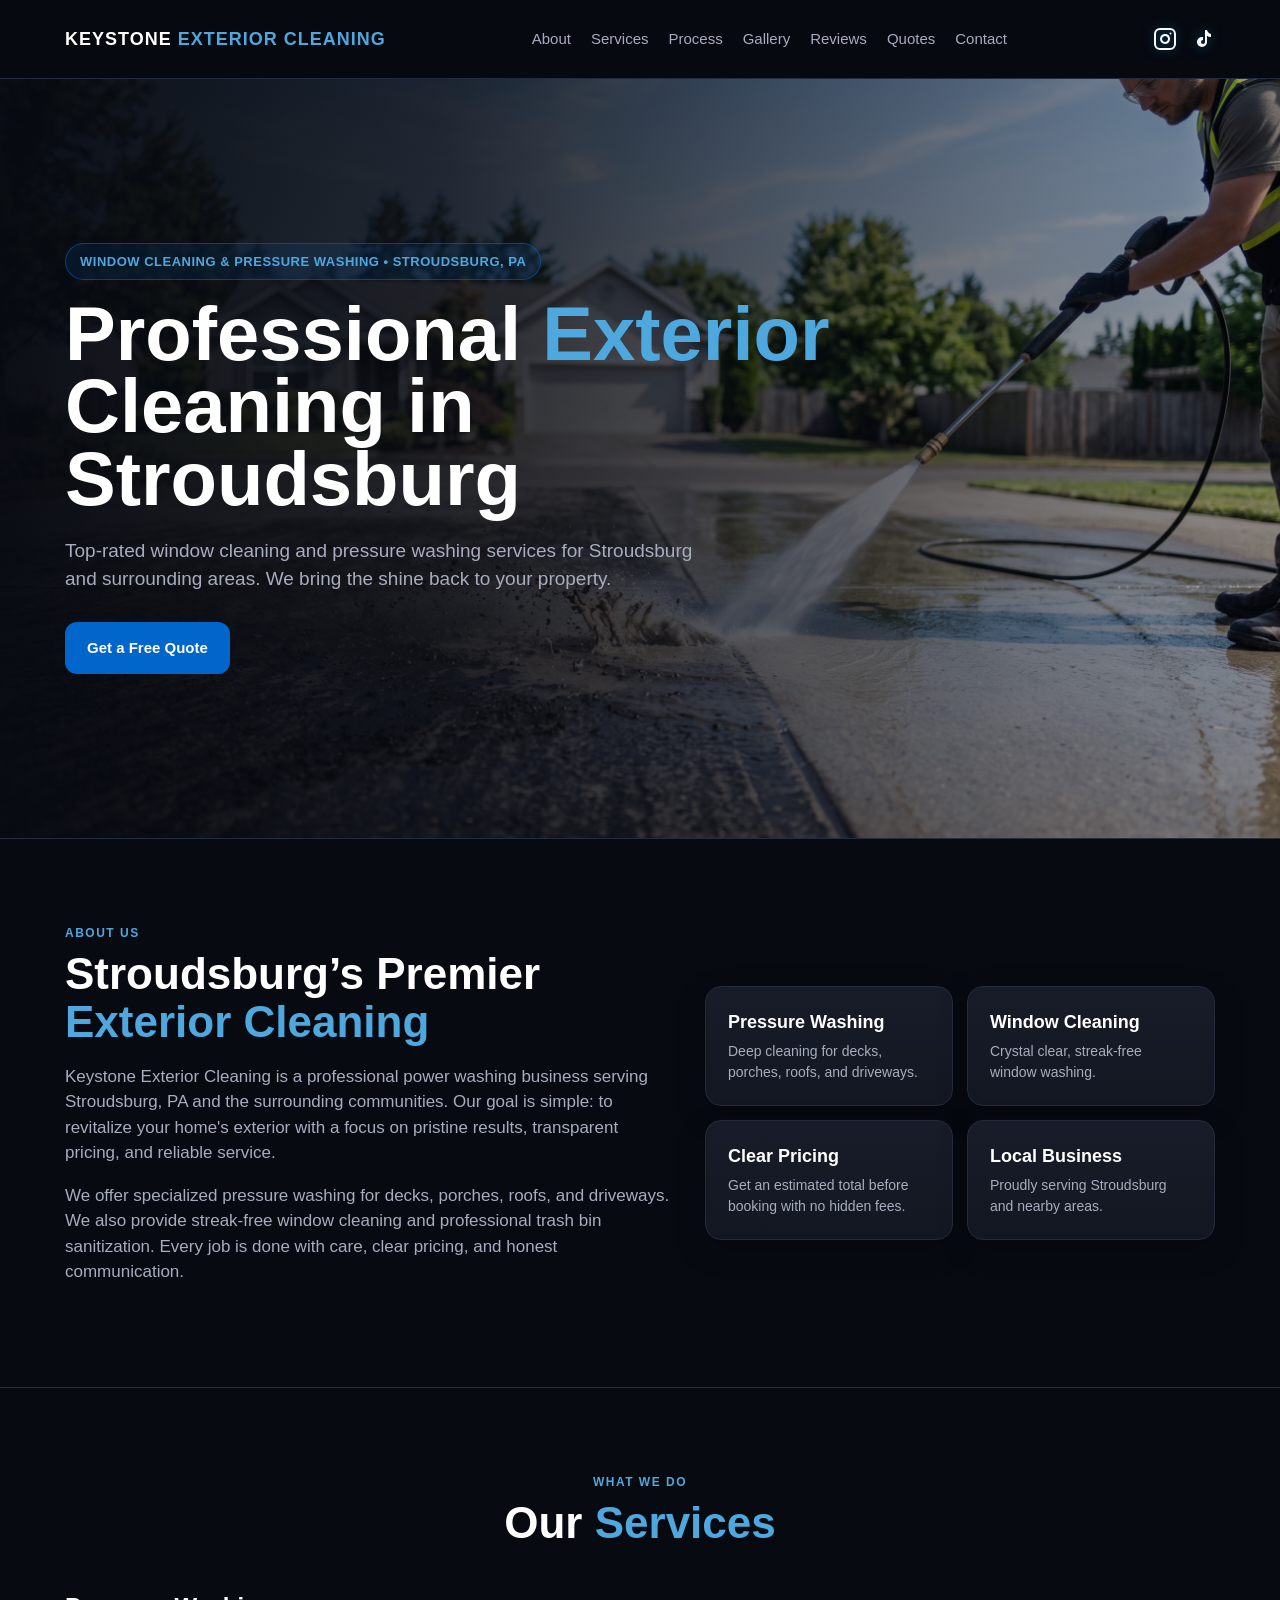
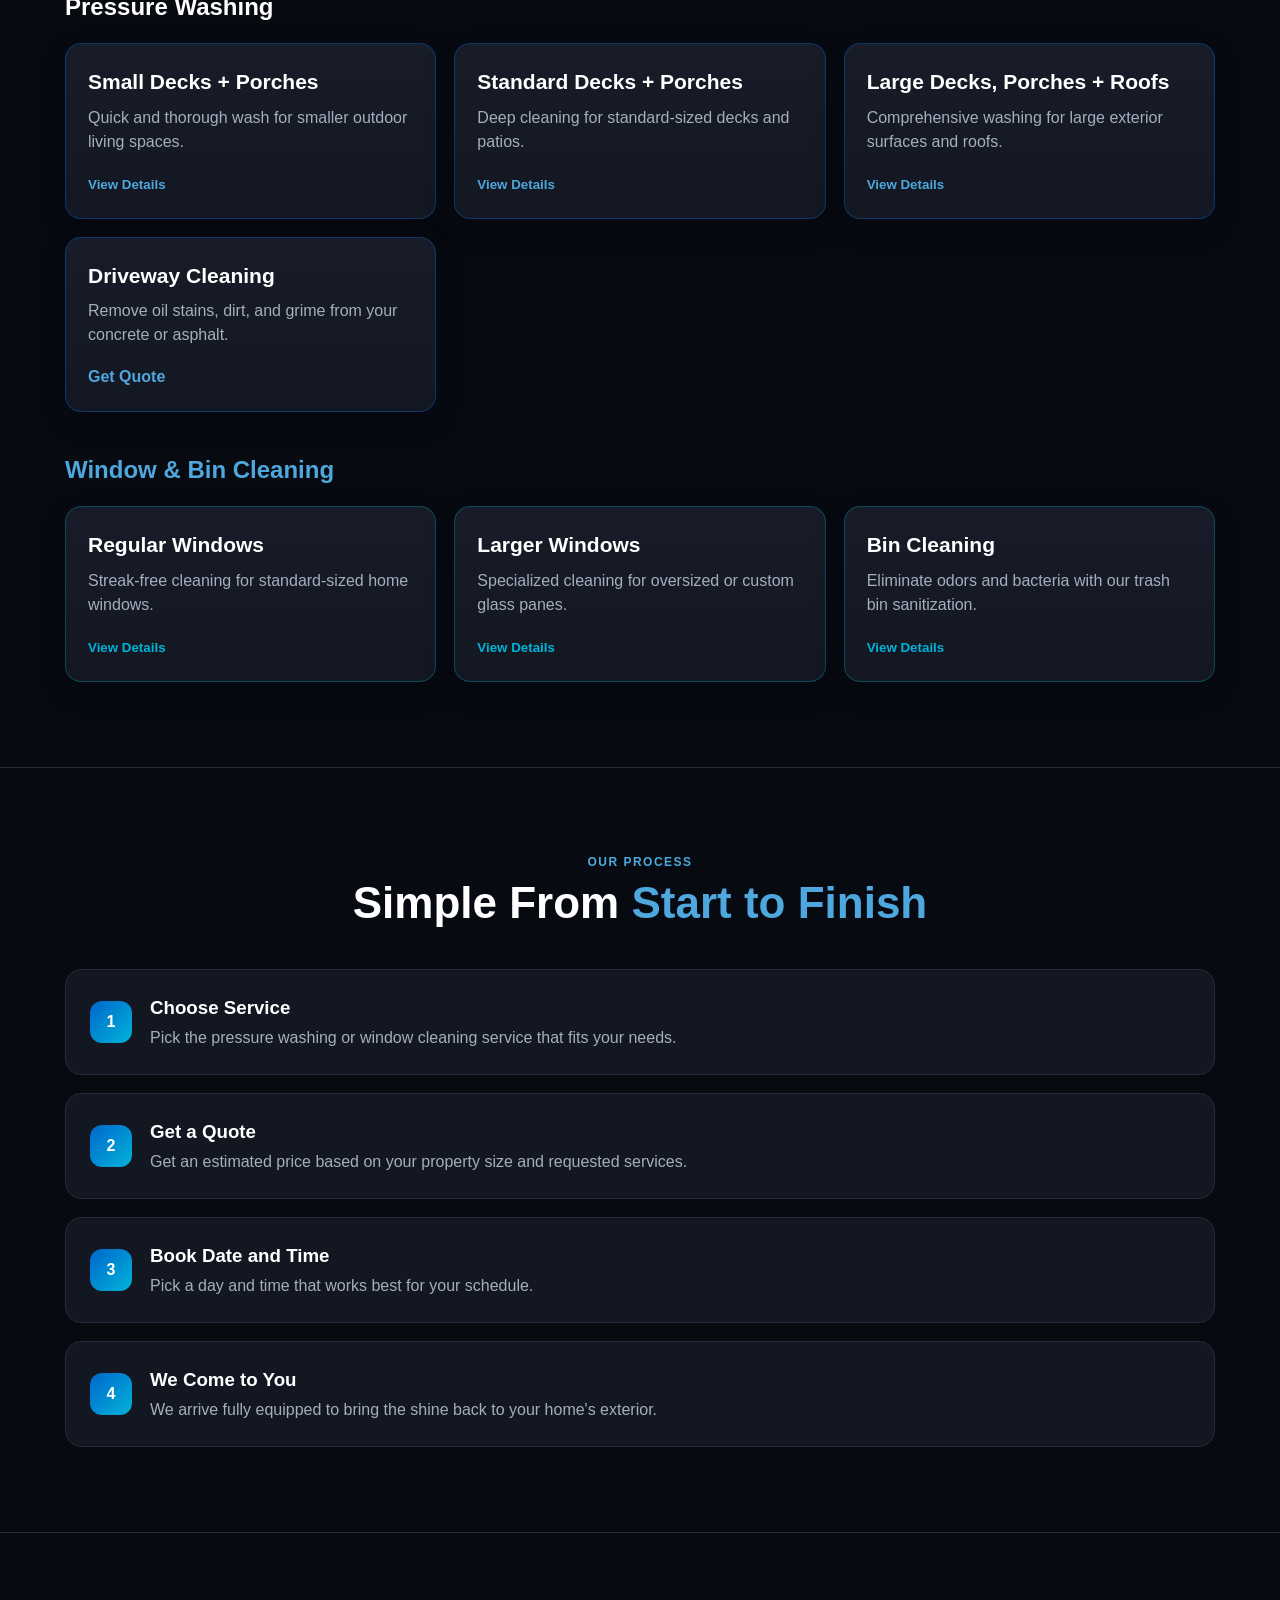
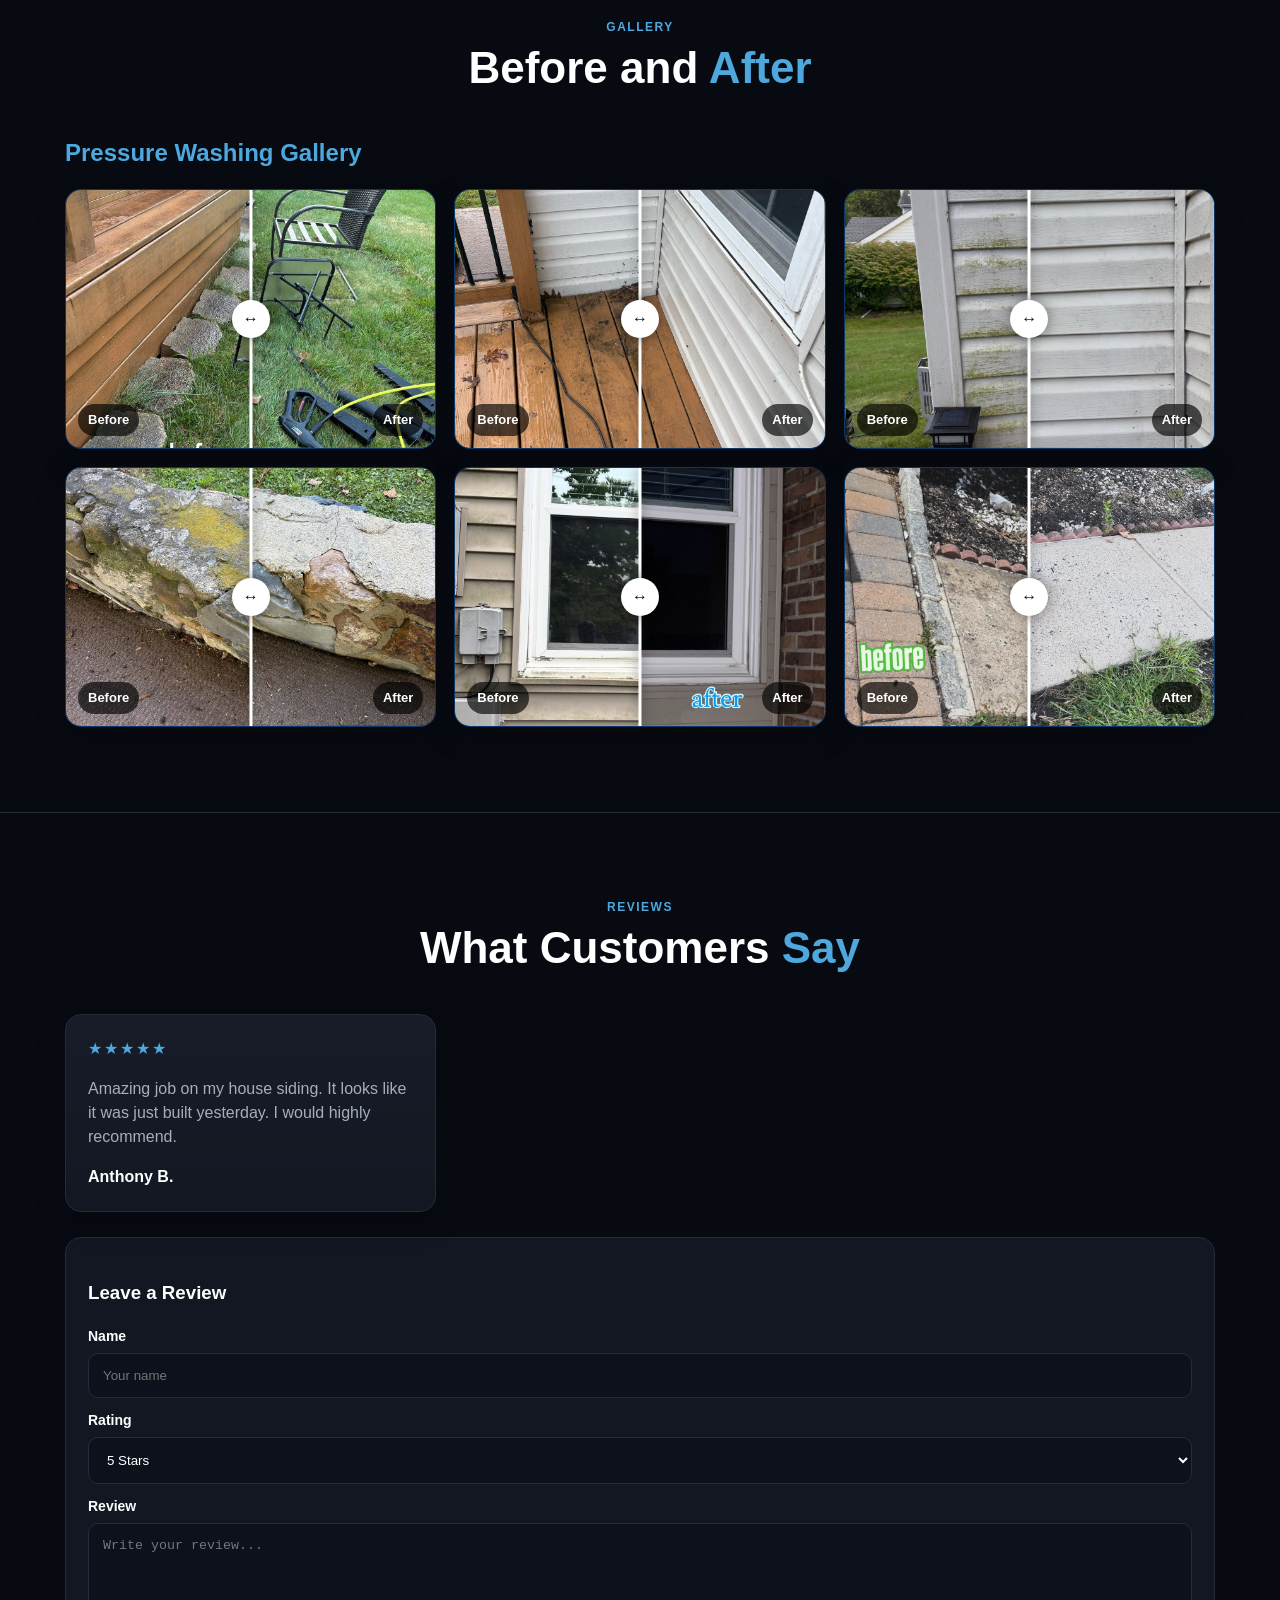
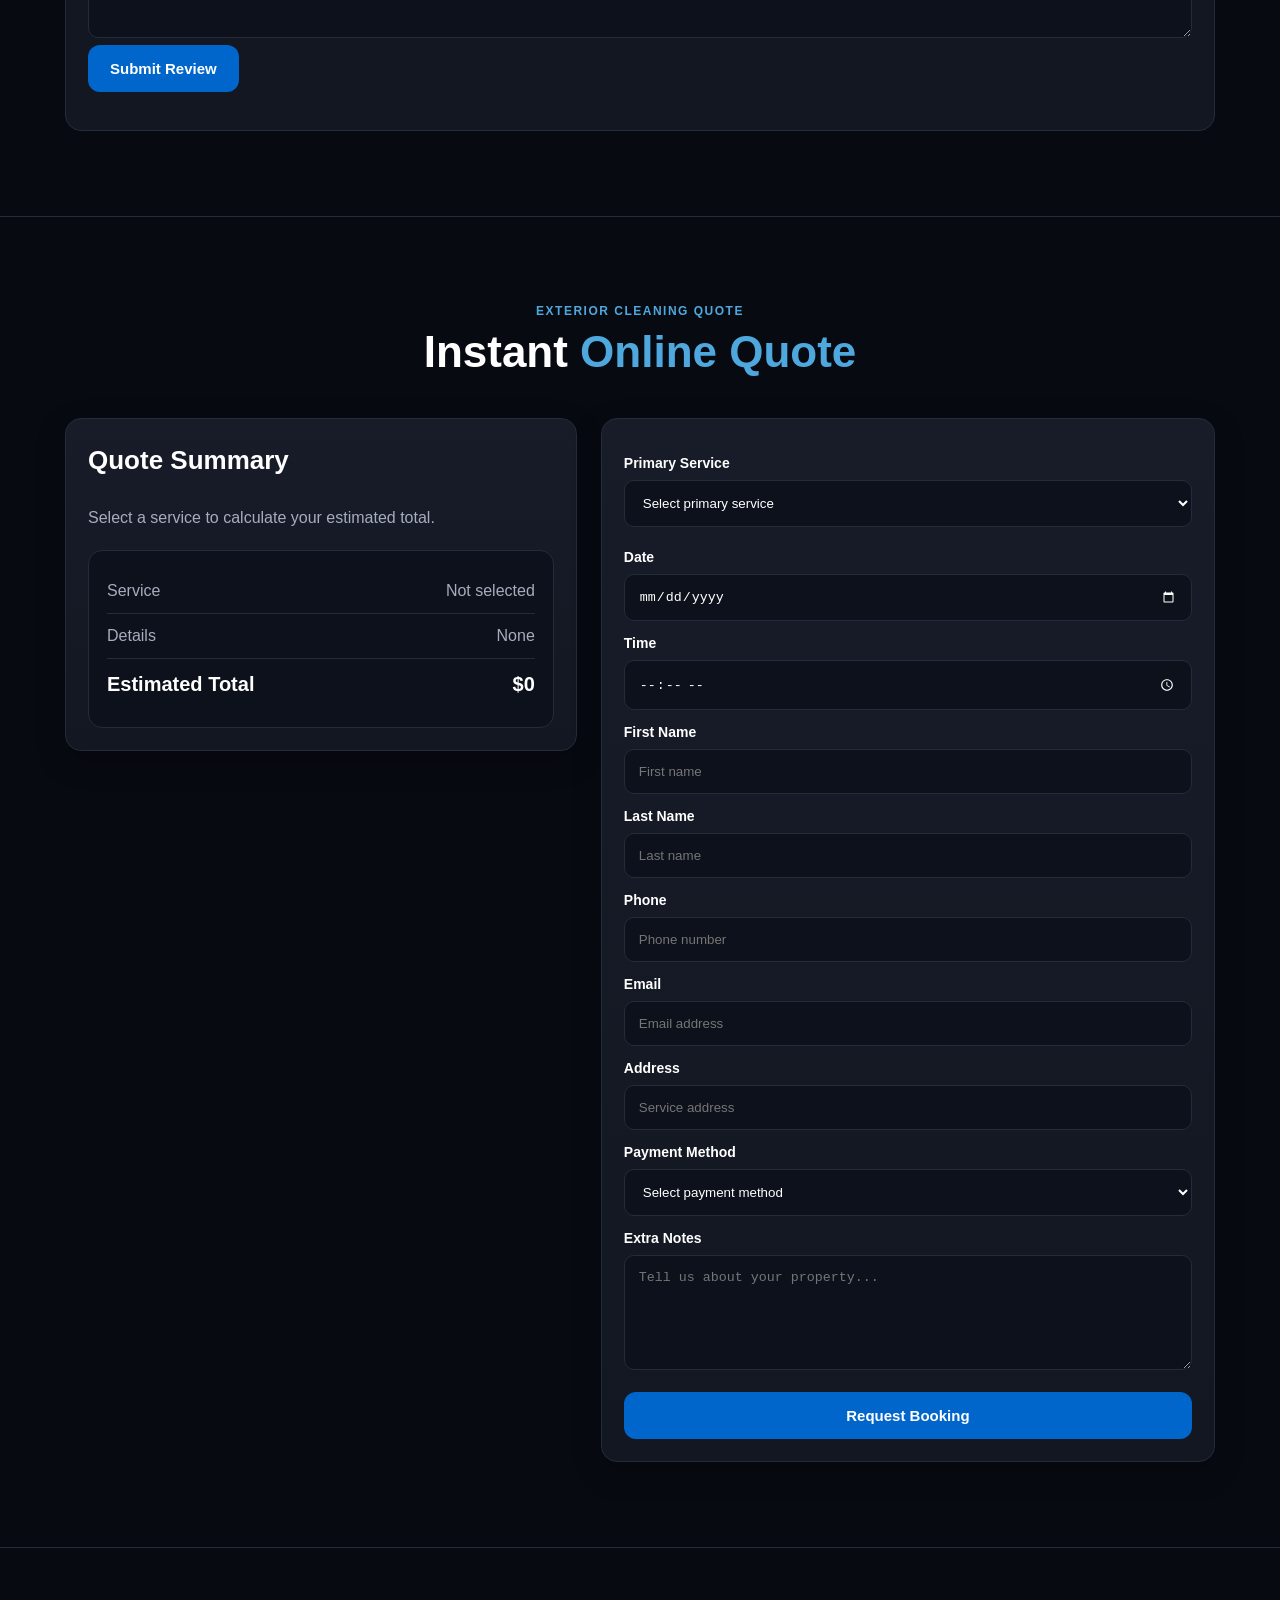
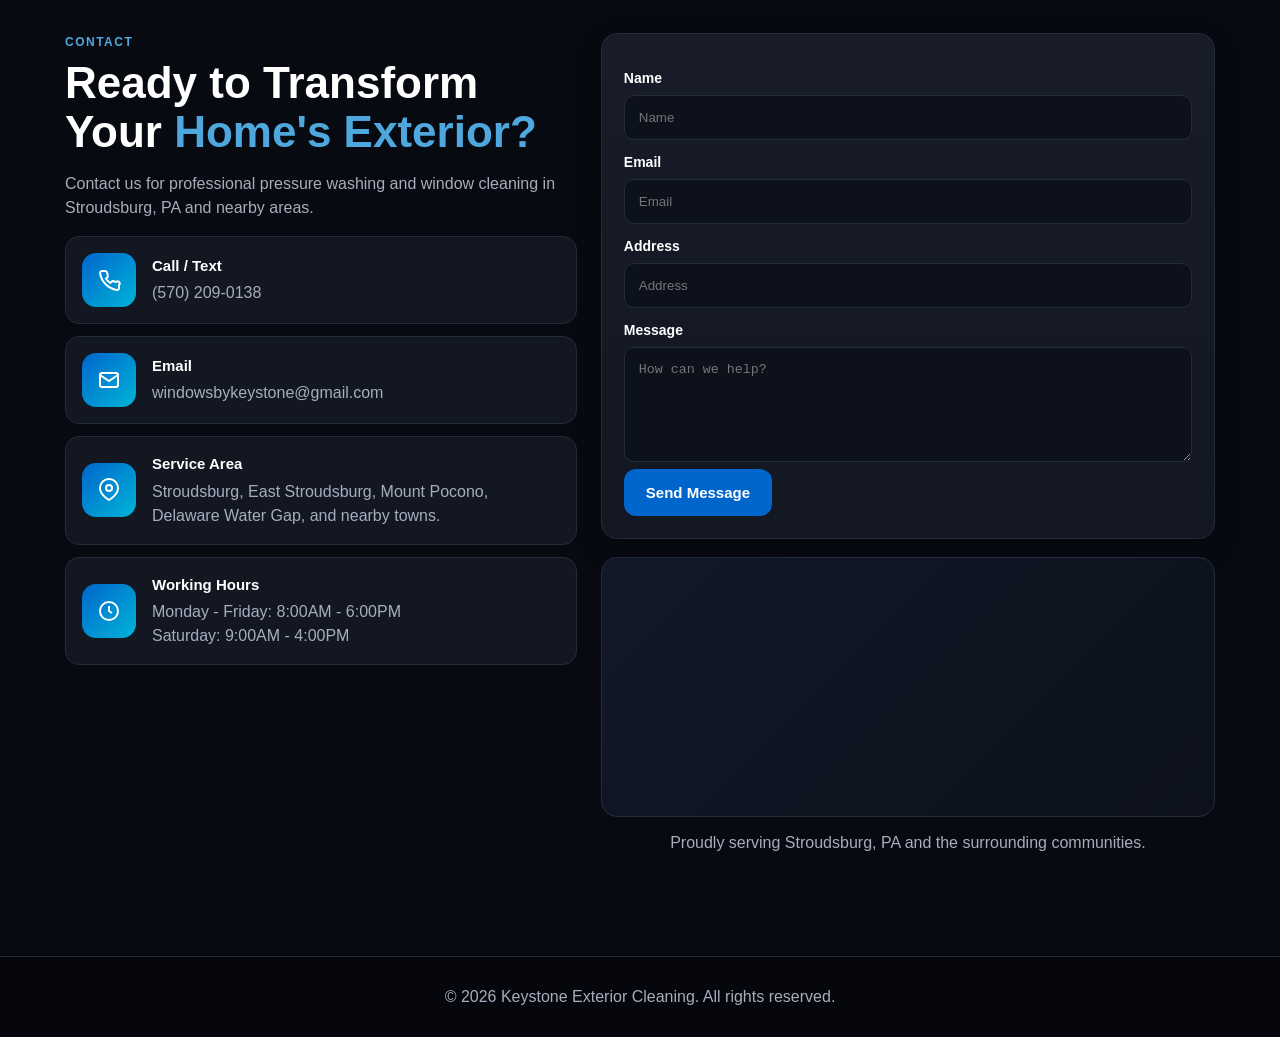
<file: index.html>
<!DOCTYPE html>
<html lang="en">
<head>
  <meta charset="UTF-8" />
  <meta name="viewport" content="width=device-width, initial-scale=1.0" />

  <title>Keystone Exterior Cleaning | Stroudsburg PA</title>
  <meta name="description" content="Professional window cleaning and pressure washing services in Stroudsburg, PA and surrounding areas." />

  <link rel="stylesheet" href="css/style.css" />
  <link rel="icon" type="image/png" href="assets/images/favicon.png">
</head>

<body>
  <header>
    <div class="container nav" id="nav">
      <a href="#" class="logo">
        KEYSTONE <span class="blue-text">EXTERIOR CLEANING</span>
      </a>

      <button class="menu-btn" onclick="toggleMenu()">Menu</button>

      <nav class="nav-links">
        <a href="#about">About</a>
        <a href="#services">Services</a>
        <a href="#process">Process</a>
        <a href="#gallery">Gallery</a>
        <a href="#reviews">Reviews</a>
        <a href="#quote">Quotes</a>
        <a href="#contact">Contact</a>
      </nav>

<div class="socials">
        <a href="https://www.instagram.com/keystoneexterior" target="_blank" rel="noopener" aria-label="Instagram">
          <img src="assets/icons/instagram.svg" alt="Instagram logo" class="social-icon">
        </a>

        <a href="https://www.tiktok.com/" target="_blank" rel="noopener" aria-label="TikTok">
          <img src="assets/icons/tiktok.svg" alt="TikTok logo" class="social-icon">
        </a>
      </div>
  </header>

  <main>
    <section class="hero">
      <div class="container">
        <div class="badge">WINDOW CLEANING & PRESSURE WASHING • STROUDSBURG, PA</div>

        <h1>Professional <span class="blue-text">Exterior</span> Cleaning in Stroudsburg</h1>

        <p>
          Top-rated window cleaning and pressure washing services for Stroudsburg and surrounding areas.
          We bring the shine back to your property.
        </p>

        <div class="buttons">
          <a href="#quote" class="btn btn-primary">Get a Free Quote</a>
        </div>
      </div>
    </section>

    <section id="about">
      <div class="container about-grid">
        <div class="about-text">
          <div class="eyebrow">About Us</div>
          <h2>Stroudsburg’s Premier <span>Exterior <span class="blue-text">Cleaning</span></span></h2>

          <p>
            Keystone Exterior Cleaning is a professional power washing business serving Stroudsburg, PA and the surrounding communities. 
            Our goal is simple: to revitalize your home's exterior with a focus on pristine results, transparent pricing, and reliable service.
          </p>

          <p>
            We offer specialized pressure washing for decks, porches, roofs, and driveways. 
            We also provide streak-free window cleaning and professional trash bin sanitization. Every job is done with care, clear pricing, and honest communication.
          </p>
        </div>

        <div class="trust-grid">
          <div class="mini-card">
            <strong>Pressure Washing</strong>
            <p>Deep cleaning for decks, porches, roofs, and driveways.</p>
          </div>

          <div class="mini-card">
            <strong>Window Cleaning</strong>
            <p>Crystal clear, streak-free window washing.</p>
          </div>

          <div class="mini-card">
            <strong>Clear Pricing</strong>
            <p>Get an estimated total before booking with no hidden fees.</p>
          </div>

          <div class="mini-card">
            <strong>Local Business</strong>
            <p>Proudly serving Stroudsburg and nearby areas.</p>
          </div>
        </div>
      </div>
    </section>

    <section id="services">
      <div class="container">
        <div class="section-title">
          <div class="eyebrow">What We Do</div>
          <h2>Our <span>Services</span></h2>
        </div>

        <h3 class="service-group-title">Pressure Washing</h3>

        <div class="services-grid">
          <div class="service-card detailing-card">
            <h3>Small Decks + Porches</h3>
            <p>Quick and thorough wash for smaller outdoor living spaces.</p>
            <button onclick="openPackage('Small Decks + Porches')">View Details</button>
          </div>

          <div class="service-card detailing-card">
            <h3>Standard Decks + Porches</h3>
            <p>Deep cleaning for standard-sized decks and patios.</p>
            <button onclick="openPackage('Standard Decks + Porches')">View Details</button>
          </div>

          <div class="service-card detailing-card">
            <h3>Large Decks, Porches + Roofs</h3>
            <p>Comprehensive washing for large exterior surfaces and roofs.</p>
            <button onclick="openPackage('Large Decks, Porches + Roofs')">View Details</button>
          </div>

          <div class="service-card detailing-card">
            <h3>Driveway Cleaning</h3>
            <p>Remove oil stains, dirt, and grime from your concrete or asphalt.</p>
            <a href="#quote">Get Quote</a>
          </div>
        </div>

        <h3 class="service-group-title blue-title" style="margin-top: 40px;">Window & Bin Cleaning</h3>

        <div class="services-grid gardening-grid">
          <div class="service-card gardening-card">
            <h3>Regular Windows</h3>
            <p>Streak-free cleaning for standard-sized home windows.</p>
            <button onclick="openPackage('Regular Windows')">View Details</button>
          </div>

          <div class="service-card gardening-card">
            <h3>Larger Windows</h3>
            <p>Specialized cleaning for oversized or custom glass panes.</p>
            <button onclick="openPackage('Larger Windows')">View Details</button>
          </div>

          <div class="service-card gardening-card">
            <h3>Bin Cleaning</h3>
            <p>Eliminate odors and bacteria with our trash bin sanitization.</p>
            <button onclick="openPackage('Bin Cleaning')">View Details</button>
          </div>
        </div>
      </div>
    </section>

    <section id="process">
      <div class="container">
        <div class="section-title">
          <div class="eyebrow">Our Process</div>
          <h2>Simple From <span>Start to Finish</span></h2>
        </div>

        <div class="process-list">
          <div class="process-step">
            <div class="number">1</div>
            <div>
              <h3>Choose Service</h3>
              <p>Pick the pressure washing or window cleaning service that fits your needs.</p>
            </div>
          </div>

          <div class="process-step">
            <div class="number">2</div>
            <div>
              <h3>Get a Quote</h3>
              <p>Get an estimated price based on your property size and requested services.</p>
            </div>
          </div>

          <div class="process-step">
            <div class="number">3</div>
            <div>
              <h3>Book Date and Time</h3>
              <p>Pick a day and time that works best for your schedule.</p>
            </div>
          </div>

          <div class="process-step">
            <div class="number">4</div>
            <div>
              <h3>We Come to You</h3>
              <p>We arrive fully equipped to bring the shine back to your home's exterior.</p>
            </div>
          </div>
        </div>
      </div>
    </section>

    <section id="gallery">
      <div class="container">
        <div class="section-title">
          <div class="eyebrow">Gallery</div>
          <h2>Before and <span>After</span></h2>
        </div>

        <h3 class="service-group-title blue-title gallery-second-title" style="margin-top: 40px;">Pressure Washing Gallery</h3>

        <div class="before-after-grid">
          <div class="before-after-slider detailing-slider">
            <img class="before-img" src="assets/images/washing-before-1.jpg" alt="Washing before photo 1">
            <img class="after-img" src="assets/images/washing-after-1.jpg" alt="Washing after photo 1">
            <input type="range" min="0" max="100" value="50" class="slider-range" aria-label="Before and after slider">
            <div class="slider-label before-label">Before</div>
            <div class="slider-label after-label">After</div>
          </div>

          <div class="before-after-slider detailing-slider">
            <img class="before-img" src="assets/images/washing-before-2.jpg" alt="Washing before photo 2">
            <img class="after-img" src="assets/images/washing-after-2.jpg" alt="Washing after photo 2">
            <input type="range" min="0" max="100" value="50" class="slider-range" aria-label="Before and after slider">
            <div class="slider-label before-label">Before</div>
            <div class="slider-label after-label">After</div>
          </div>

          <div class="before-after-slider detailing-slider">
            <img class="before-img" src="assets/images/washing-before-3.jpg" alt="Washing before photo 3">
            <img class="after-img" src="assets/images/washing-after-3.jpg" alt="Washing after photo 3">
            <input type="range" min="0" max="100" value="50" class="slider-range" aria-label="Before and after slider">
            <div class="slider-label before-label">Before</div>
            <div class="slider-label after-label">After</div>
          </div>

          <div class="before-after-slider detailing-slider">
            <img class="before-img" src="assets/images/washing-before-4.jpg" alt="Washing before photo 4">
            <img class="after-img" src="assets/images/washing-after-4.jpg" alt="Washing after photo 4">
            <input type="range" min="0" max="100" value="50" class="slider-range" aria-label="Before and after slider">
            <div class="slider-label before-label">Before</div>
            <div class="slider-label after-label">After</div>
          </div>

          <div class="before-after-slider detailing-slider">
            <img class="before-img" src="assets/images/washing-before-5.jpg" alt="Washing before photo 4">
            <img class="after-img" src="assets/images/washing-after-5.jpg" alt="Washing after photo 4">
            <input type="range" min="0" max="100" value="50" class="slider-range" aria-label="Before and after slider">
            <div class="slider-label before-label">Before</div>
            <div class="slider-label after-label">After</div>
          </div>

          <div class="before-after-slider detailing-slider">
            <img class="before-img" src="assets/images/washing-before-6.jpg" alt="Washing before photo 4">
            <img class="after-img" src="assets/images/washing-after-6.jpg" alt="Washing after photo 4">
            <input type="range" min="0" max="100" value="50" class="slider-range" aria-label="Before and after slider">
            <div class="slider-label before-label">Before</div>
            <div class="slider-label after-label">After</div>
          </div>
        </div>
    </section>

    <section id="reviews">
      <div class="container">
        <div class="section-title">
          <div class="eyebrow">Reviews</div>
          <h2>What Customers <span>Say</span></h2>
        </div>

        <div class="reviews-grid">
          <div class="review-card">
            <div class="stars">★★★★★</div>
            <p>Amazing job on my house siding. It looks like it was just built yesterday. I would highly recommend.</p>
            <strong>Anthony B.</strong>
          </div>
        </div>

        <div class="review-form">
          <h3>Leave a Review</h3>

          <form id="reviewForm">
            <label>Name</label>
            <input type="text" id="reviewName" name="Review Name" placeholder="Your name" required>

            <label>Rating</label>
            <select id="reviewRating" name="Review Rating" required>
              <option value="★★★★★">5 Stars</option>
              <option value="★★★★☆">4 Stars</option>
              <option value="★★★☆☆">3 Stars</option>
              <option value="★★☆☆☆">2 Stars</option>
              <option value="★☆☆☆☆">1 Star</option>
            </select>

            <label>Review</label>
            <textarea id="reviewText" name="Review Message" placeholder="Write your review..." required></textarea>

            <button class="btn btn-primary" type="submit">Submit Review</button>
            <p id="reviewMessage"></p>
          </form>
        </div>
      </div>
    </section>

<section id="quote">
      <div class="container">
        <div class="section-title">
          <div class="eyebrow">Exterior Cleaning Quote</div>
          <h2>Instant <span>Online Quote</span></h2>
        </div>

        <div class="quote-box">
          <div class="quote-card">
            <h3>Quote Summary</h3>
            <p>Select a service to calculate your estimated total.</p>

            <div class="summary">
              <div class="summary-row">
                <span>Service</span>
                <span id="sumPackage">Not selected</span>
              </div>

              <div class="summary-row">
                <span>Details</span>
                <span id="sumAddons">None</span>
              </div>

              <div class="summary-row">
                <span>Estimated Total</span>
                <span id="sumTotal">$0</span>
              </div>
            </div>
          </div>

          <div class="quote-card">
            <form action="https://formspree.io/f/mlgzbdlp" method="POST">
              
              <label>Primary Service</label>
              <select id="package" name="Service Package" required onchange="toggleServiceFields()">
                <option value="">Select primary service</option>
                <option value="Window Cleaning">Window Cleaning</option>
                <option value="Pressure Washing">Pressure Washing</option>
                <option value="Bin Cleaning">Bin Cleaning</option>
              </select>

              <!-- Dynamic Field: Window Cleaning -->
              <div id="window-fields" style="display: none; margin-top: 20px;">
                <label>Regular Windows ($6 per side)</label>
                <input type="number" id="regularWindows" name="Regular Windows Count" min="0" value="0" oninput="updateQuote()">

                <label>Larger Windows ($8 per side)</label>
                <input type="number" id="largeWindows" name="Large Windows Count" min="0" value="0" oninput="updateQuote()">
              </div>

              <!-- Dynamic Field: Bin Cleaning -->
              <div id="bin-fields" style="display: none; margin-top: 20px;">
                <label>Number of Bins ($20 per bin)</label>
                <input type="number" id="binCount" name="Bin Count" min="0" value="0" oninput="updateQuote()">
              </div>

              <!-- Dynamic Field: Pressure Washing -->
              <div id="pressure-fields" style="display: none; margin-top: 20px;">
                <label>Select Areas to Pressure Wash</label>
                
                <div class="addon">
                  <input type="checkbox" name="Pressure Washing Areas" value="Small Deck / Porch" data-price="35" onchange="updateQuote()">
                  <span>Small Deck / Porch - $30-$40<br><small>Estimated median price.</small></span>
                </div>

                <div class="addon">
                  <input type="checkbox" name="Pressure Washing Areas" value="Standard Deck / Porch" data-price="105" onchange="updateQuote()">
                  <span>Standard Deck / Porch - $90-$120<br><small>Estimated median price.</small></span>
                </div>

                <div class="addon">
                  <input type="checkbox" name="Pressure Washing Areas" value="Large Deck / Roof" data-price="65" onchange="updateQuote()">
                  <span>Large Deck, Porch, or Roof - $60-$70<br><small>Estimated median price.</small></span>
                </div>
                
                <div class="addon">
                  <input type="checkbox" name="Pressure Washing Areas" value="Bin Cleaning" data-price="20" onchange="updateQuote()">
                  <span>Bin Cleaning - $20<br><small>Per bin sanitized.</small></span>
                </div>
              </div>

              <div style="margin-top: 20px;">
                <label>Date</label>
                <input type="date" id="date" name="Preferred Date" required>

                <label>Time</label>
                <input type="time" id="time" name="Preferred Time" required>

                <label>First Name</label>
                <input type="text" id="firstName" name="First Name" placeholder="First name" required>

                <label>Last Name</label>
                <input type="text" id="lastName" name="Last Name" placeholder="Last name" required>

                <label>Phone</label>
                <input type="tel" id="phone" name="Phone" placeholder="Phone number" required>

                <label>Email</label>
                <input type="email" id="email" name="email" placeholder="Email address" required>

                <label>Address</label>
                <input type="text" id="address" name="Service Address" placeholder="Service address" required>

                <label>Payment Method</label>
                <select id="payment" name="Payment Method" required>
                  <option value="">Select payment method</option>
                  <option>PayPal</option>
                  <option>Venmo</option>
                  <option>Cash App</option>
                  <option>Credit or Debit Card</option>
                  <option>Cash</option>
                </select>

                <label>Extra Notes</label>
                <textarea id="notes" name="Extra Notes" placeholder="Tell us about your property..."></textarea>
              </div>

              <input type="hidden" name="_subject" value="New Exterior Cleaning Booking Request">
              <input type="hidden" id="hiddenTotal" name="Estimated Total">
              <input type="hidden" id="hiddenDetails" name="Service Details">

              <button class="btn btn-primary full-btn" type="submit">Request Booking</button>
            </form>
          </div>
        </div>
      </div>
    </section>

    <section id="contact">
      <div class="container contact-grid">

        <div class="contact-info">
          <div class="eyebrow">Contact</div>
          <h2>Ready to Transform Your <span class="blue-text">Home's Exterior?</span></h2>
          <p>Contact us for professional pressure washing and window cleaning in Stroudsburg, PA and nearby areas.</p>

          <div class="contact-line">
            <div class="contact-icon">
              <svg width="24" height="24" fill="none" stroke="#0066cc" stroke-width="2" viewBox="0 0 24 24">
                <path d="M22 16.92v3a2 2 0 0 1-2.18 2A19.8 19.8 0 0 1 3.11 5.18 2 2 0 0 1 5.11 3h3a2 2 0 0 1 2 1.72c.12.9.33 1.78.62 2.63a2 2 0 0 1-.45 2.11L9 10.74a16 16 0 0 0 4.26 4.26l1.28-1.28a2 2 0 0 1 2.11-.45c.85.29 1.73.5 2.63.62A2 2 0 0 1 22 16.92z"/>
              </svg>
            </div>

            <div>
              <strong>Call / Text</strong>
              <p><a href="tel:5702090138" style="color: inherit; text-decoration: none;">(570) 209-0138</a></p>
            </div>
          </div>

          <div class="contact-line">
            <div class="contact-icon">
              <svg width="24" height="24" fill="none" stroke="#0066cc" stroke-width="2" viewBox="0 0 24 24">
                <rect x="3" y="5" width="18" height="14" rx="2"/>
                <path d="M3 7l9 6 9-6"/>
              </svg>
            </div>

            <div>
              <strong>Email</strong>
              <p><a href="mailto:windowsbykeystone@gmail.com" style="color: inherit; text-decoration: none;">windowsbykeystone@gmail.com</a></p>
            </div>
          </div>

          <div class="contact-line">
            <div class="contact-icon blue-contact-icon">
              <svg width="24" height="24" fill="none" stroke="#0066cc" stroke-width="2" viewBox="0 0 24 24">
                <path d="M21 10c0 7-9 12-9 12S3 17 3 10a9 9 0 1 1 18 0z"/>
                <circle cx="12" cy="10" r="3"/>
              </svg>
            </div>

            <div>
              <strong>Service Area</strong>
              <p>Stroudsburg, East Stroudsburg, Mount Pocono, Delaware Water Gap, and nearby towns.</p>
            </div>
          </div>

          <div class="contact-line">
            <div class="contact-icon blue-contact-icon">
              <svg width="24" height="24" fill="none" stroke="#0066cc" stroke-width="2" viewBox="0 0 24 24">
                <circle cx="12" cy="12" r="9"/>
                <path d="M12 7v5l3 2"/>
              </svg>
            </div>

            <div>
              <strong>Working Hours</strong>
              <p>
                Monday - Friday: 8:00AM - 6:00PM<br>
                Saturday: 9:00AM - 4:00PM
              </p>
            </div>
          </div>
        </div>

        <div class="contact-right">
          <form class="quote-card" action="https://formspree.io/f/mlgzbdlp" method="POST">
            <label>Name</label>
            <input type="text" name="Contact Name" placeholder="Name" required>

            <label>Email</label>
            <input type="email" name="email" placeholder="Email" required>

            <label>Address</label>
            <input type="text" name="Contact Address" placeholder="Address" required>

            <label>Message</label>
            <textarea name="Contact Message" placeholder="How can we help?" required></textarea>

            <input type="hidden" name="_subject" value="New Keystone Exterior Cleaning Contact Message">

            <button class="btn btn-primary" type="submit">Send Message</button>
          </form>

          <div class="map">
            <iframe
              src="https://www.google.com/maps?q=Stroudsburg,%20PA&output=embed"
              width="100%"
              height="260"
              style="border:0;"
              allowfullscreen=""
              loading="lazy">
            </iframe>
          </div>

          <p class="service-area-text">
            Proudly serving Stroudsburg, PA and the surrounding communities.
          </p>
        </div>

      </div>
    </section>
  </main>

  <footer>
    © 2026 Keystone Exterior Cleaning. All rights reserved.
  </footer>

  <div class="modal" id="modal">
    <div class="modal-content">
      <button class="close" onclick="closeModal()">&times;</button>

      <h2 id="modalTitle">Package</h2>
      <p id="modalPrice"></p>
      <p id="modalTime"></p>

      <h3>Included:</h3>
      <ul id="modalIncludes"></ul>

      <a href="#quote" class="btn btn-primary" id="modalBookButton" onclick="closeModal()">Book This Package</a>
    </div>
  </div>

  <script src="js/script.js"></script>
</body>
</html>
</file>
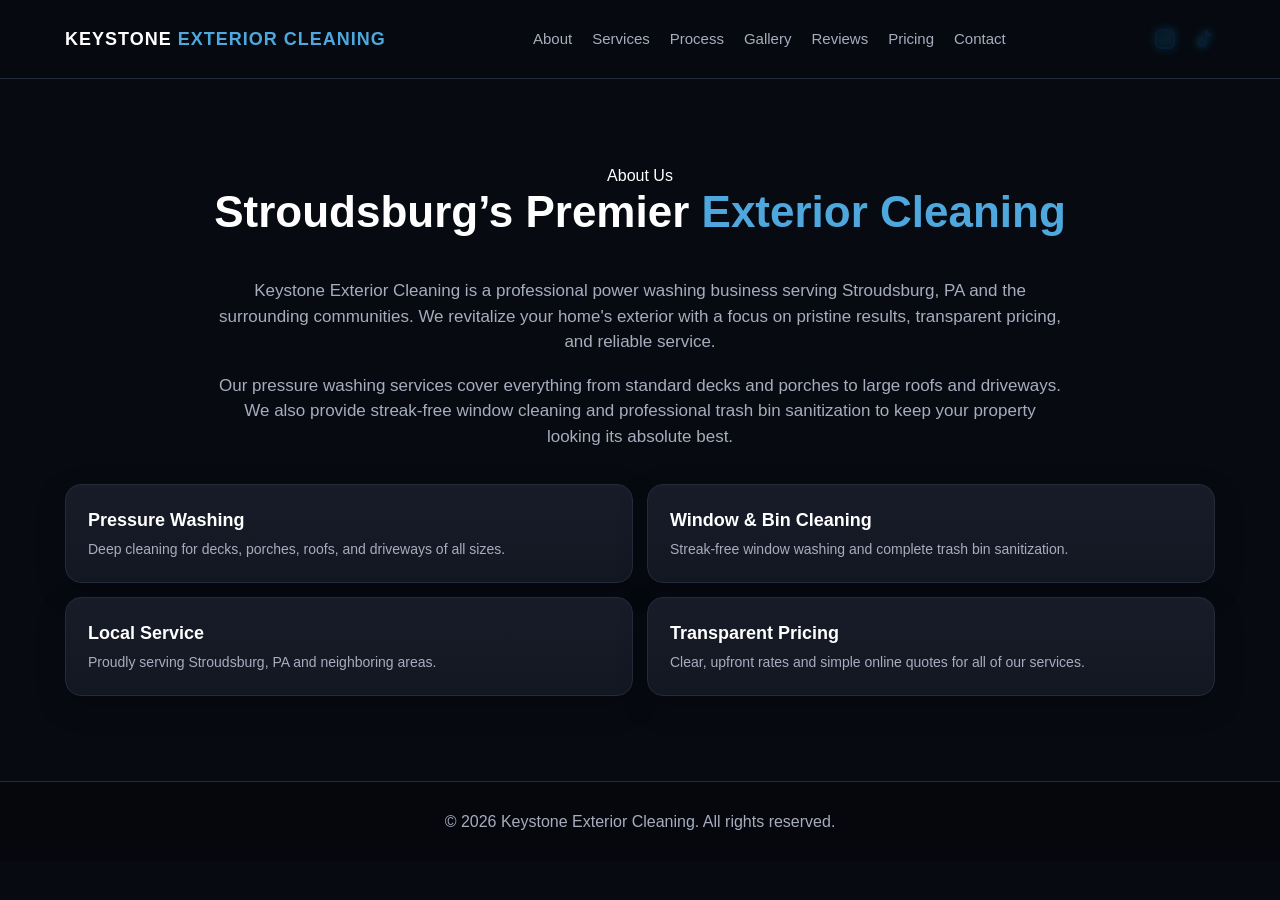
<file: about.html>
<!DOCTYPE html>
<html lang="en">
<head>
  <meta charset="UTF-8" />
  <meta name="viewport" content="width=device-width, initial-scale=1.0" />

  <title>About | Keystone Exterior Cleaning</title>
  <meta name="description" content="Learn about Keystone Exterior Cleaning, a local power washing and window cleaning business serving Stroudsburg, PA and nearby areas." />

  <link rel="stylesheet" href="css/style.css" />
  <link rel="icon" type="image/png" href="assets/images/favicon.png">
</head>

<body>
  <header>
    <div class="container nav" id="nav">
      <a href="index.html" class="logo">
        KEYSTONE <span class="blue-text">EXTERIOR CLEANING</span>
      </a>

      <button class="menu-btn" onclick="toggleMenu()">Menu</button>

      <nav class="nav-links">
        <a href="index.html#about">About</a>
        <a href="index.html#services">Services</a>
        <a href="index.html#process">Process</a>
        <a href="index.html#gallery">Gallery</a>
        <a href="index.html#reviews">Reviews</a>
        <a href="index.html#pricing">Pricing</a>
        <a href="index.html#contact">Contact</a>
      </nav>

      <div class="socials">
        <a href="https://www.instagram.com/" target="_blank" rel="noopener" aria-label="Instagram">
          <svg width="24" height="24" fill="none" stroke="url(#socialGradientInstagram)" stroke-width="2" viewBox="0 0 24 24">
            <defs>
              <!-- Updated gradient to match the new Navy and Blue branding -->
              <linearGradient id="socialGradientInstagram" x1="0" y1="0" x2="24" y2="24">
                <stop offset="0%" stop-color="#0a192f"/>
                <stop offset="100%" stop-color="#0066cc"/>
              </linearGradient>
            </defs>
            <rect x="3" y="3" width="18" height="18" rx="5"/>
            <circle cx="12" cy="12" r="4"/>
            <circle cx="17.5" cy="6.5" r="1"/>
          </svg>
        </a>

        <a href="https://www.tiktok.com/" target="_blank" rel="noopener" aria-label="TikTok">
          <svg width="24" height="24" viewBox="0 0 24 24" fill="url(#socialGradientTikTok)">
            <defs>
              <!-- Updated gradient to match the new Navy and Blue branding -->
              <linearGradient id="socialGradientTikTok" x1="0" y1="0" x2="24" y2="24">
                <stop offset="0%" stop-color="#0a192f"/>
                <stop offset="100%" stop-color="#0066cc"/>
              </linearGradient>
            </defs>
            <path d="M16 3c.5 2 2 3.5 4 4v3c-1.5 0-3-.5-4-1.5V15a5 5 0 1 1-5-5c.3 0 .7 0 1 .1v3a2 2 0 1 0 2 2V3h2z"/>
          </svg>
        </a>
      </div>
    </div>
  </header>

  <main>
    <section>
      <div class="container">
        <div class="section-title">
          <div>About Us</div>
          <h2>Stroudsburg’s Premier <span>Exterior <span class="blue-text">Cleaning</span></span></h2>
        </div>

        <p style="color: var(--muted); max-width: 850px; margin: auto; text-align: center; font-size: 17px;">
          Keystone Exterior Cleaning is a professional power washing business serving Stroudsburg, PA and the surrounding communities. We revitalize your home's exterior with a focus on pristine results, transparent pricing, and reliable service.
        </p>

        <p style="color: var(--muted); max-width: 850px; margin: 18px auto 0; text-align: center; font-size: 17px;">
          Our pressure washing services cover everything from standard decks and porches to large roofs and driveways. We also provide streak-free window cleaning and professional trash bin sanitization to keep your property looking its absolute best.
        </p>

        <div class="trust-grid" style="margin-top: 35px;">
          <div class="mini-card">
            <strong>Pressure Washing</strong>
            <p>Deep cleaning for decks, porches, roofs, and driveways of all sizes.</p>
          </div>

          <div class="mini-card">
            <strong>Window & Bin Cleaning</strong>
            <p>Streak-free window washing and complete trash bin sanitization.</p>
          </div>

          <div class="mini-card">
            <strong>Local Service</strong>
            <p>Proudly serving Stroudsburg, PA and neighboring areas.</p>
          </div>

          <div class="mini-card">
            <strong>Transparent Pricing</strong>
            <p>Clear, upfront rates and simple online quotes for all of our services.</p>
          </div>
        </div>
      </div>
    </section>
  </main>

  <footer>
    © 2026 Keystone Exterior Cleaning. All rights reserved.
  </footer>

  <script src="js/script.js"></script>
</body>
</html>
</file>
<file: css/style.css>
/* Main website styling */

:root {
  --bg: #070a11;
  --bg2: #0b101c;
  --card: #121722;
  --card2: #171c28;
  --blue: #0066cc; /* Main Keystone Logo Blue */
  --blue2: #4ea8de; /* Lighter Ice Blue for contrast */
  --water: #00b4d8; /* Bright Cyan replacing the old green for a water aesthetic */
  --text: #ffffff;
  --muted: #a7adbd;
  --line: #242b3a;
  --success: #38d996;
}

* {
  box-sizing: border-box;
  scroll-behavior: smooth;
}

body {
  margin: 0;
  font-family: Arial, Helvetica, sans-serif;
  background: var(--bg);
  color: var(--text);
  line-height: 1.5;
}

a {
  color: inherit;
  text-decoration: none;
}

img {
  max-width: 100%;
  display: block;
}

.container {
  width: min(1150px, 92%);
  margin: auto;
}

header {
  position: sticky;
  top: 0;
  z-index: 1000;
  background: rgba(7, 10, 17, 0.92);
  backdrop-filter: blur(12px);
  border-bottom: 1px solid var(--line);
}

.nav {
  min-height: 78px;
  display: flex;
  align-items: center;
  justify-content: space-between;
  gap: 20px;
}

.logo {
  font-weight: 900;
  letter-spacing: 1px;
  font-size: 18px;
  white-space: nowrap;
}

.logo span {
  color: var(--blue2);
}

.logo-img {
  height: 52px;
  width: auto;
  object-fit: contain;
}

.blue-text {
  color: var(--blue2);
}

.water-text {
  color: var(--water);
}

.nav-links {
  display: flex;
  align-items: center;
  gap: 20px;
  color: var(--muted);
  font-size: 15px;
}

.nav-links a:hover {
  color: var(--blue2);
}

.socials {
  display: flex;
  gap: 14px;
  align-items: center;
}

.socials a {
  display: inline-flex;
  align-items: center;
  justify-content: center;
  transition: 0.2s;
}

.socials a:hover {
  transform: translateY(-2px);
  filter: brightness(1.2);
}

.menu-btn {
  display: none;
  background: var(--card);
  color: white;
  border: 1px solid var(--line);
  border-radius: 10px;
  padding: 10px 12px;
  cursor: pointer;
}

.hero {
  min-height: 760px;
  display: flex;
  align-items: center;
  background:
    linear-gradient(90deg, rgba(7,10,17,0.98) 0%, rgba(7,10,17,0.85) 35%, rgba(7,10,17,0.35) 100%),
    url("../assets/images/hero-background.png");
  background-size: cover;
  background-position: center;
  border-bottom: 1px solid var(--line);
}

.badge {
  display: inline-block;
  color: var(--blue2);
  border: 1px solid rgba(0, 102, 204, 0.55);
  background: rgba(0, 102, 204, 0.12);
  padding: 8px 14px;
  border-radius: 999px;
  font-size: 13px;
  font-weight: 800;
  letter-spacing: 0.5px;
  margin-bottom: 18px;
}

.hero h1 {
  font-size: clamp(42px, 7vw, 76px);
  line-height: 0.95;
  margin: 0 0 22px;
  max-width: 850px;
}

.hero h1 span {
  color: var(--blue2);
}

.hero p {
  max-width: 650px;
  color: var(--muted);
  font-size: 19px;
  margin-bottom: 28px;
}

.buttons {
  display: flex;
  gap: 14px;
  flex-wrap: wrap;
}

.btn {
  border: 0;
  cursor: pointer;
  padding: 15px 22px;
  border-radius: 12px;
  font-weight: 800;
  font-size: 15px;
  transition: 0.2s;
  display: inline-block;
}

.btn-primary {
  background: var(--blue);
  color: white;
}

.btn-water {
  background: var(--water);
  color: white;
}

.btn-dark {
  background: var(--card2);
  color: white;
  border: 1px solid var(--line);
}

.btn:hover {
  transform: translateY(-2px);
  filter: brightness(1.1);
}

.full-btn {
  width: 100%;
  margin-top: 15px;
}

section {
  padding: 85px 0;
  border-bottom: 1px solid var(--line);
}

.section-title {
  text-align: center;
  margin-bottom: 42px;
}

.eyebrow {
  color: var(--blue2);
  font-size: 12px;
  letter-spacing: 1.5px;
  text-transform: uppercase;
  font-weight: 900;
  margin-bottom: 8px;
}

.blue-eyebrow {
  color: var(--blue2);
}

h2 {
  font-size: clamp(30px, 4vw, 44px);
  margin: 0;
  line-height: 1.1;
}

h2 span {
  color: var(--blue2);
}

.about-grid {
  display: grid;
  grid-template-columns: 1.2fr 1fr;
  gap: 28px;
  align-items: center;
}

.about-text p {
  color: var(--muted);
  font-size: 17px;
}

.trust-grid {
  display: grid;
  grid-template-columns: repeat(2, 1fr);
  gap: 14px;
}

.mini-card,
.service-card,
.review-card,
.quote-card {
  background: linear-gradient(180deg, var(--card2), var(--card));
  border: 1px solid var(--line);
  border-radius: 16px;
  padding: 22px;
  box-shadow: 0 10px 30px rgba(0,0,0,0.22);
}

.mini-card strong {
  display: block;
  font-size: 18px;
  margin-bottom: 5px;
}

.mini-card p {
  margin: 0;
  color: var(--muted);
  font-size: 14px;
}

.service-group-title {
  font-size: 24px;
  margin: 35px 0 18px;
  color: white;
}

.blue-title {
  color: var(--blue2);
}

.services-grid {
  display: grid;
  grid-template-columns: repeat(3, 1fr);
  gap: 18px;
}

.service-card h3 {
  margin: 0 0 8px;
  font-size: 21px;
}

.service-card p {
  color: var(--muted);
  margin: 0 0 18px;
}

.service-card button,
.service-card a {
  background: transparent;
  border: 0;
  color: var(--blue2);
  font-weight: 800;
  cursor: pointer;
  padding: 0;
}

.gardening-card {
  border-color: rgba(0, 180, 216, 0.3); /* Water blue border for window/bin section */
}

.gardening-card button,
.gardening-card a {
  color: var(--water);
}

.process-list {
  display: grid;
  gap: 18px;
}

.process-step {
  display: flex;
  gap: 18px;
  align-items: center;
  background: var(--card);
  border: 1px solid var(--line);
  border-radius: 16px;
  padding: 24px;
}

.number {
  background: linear-gradient(135deg, var(--blue), var(--water));
  width: 42px;
  height: 42px;
  border-radius: 12px;
  display: grid;
  place-items: center;
  font-weight: 900;
  flex: 0 0 auto;
}

.process-step h3 {
  margin: 0;
}

.process-step p {
  margin: 4px 0 0;
  color: var(--muted);
}

.gallery-grid {
  display: grid;
  grid-template-columns: repeat(4, 1fr);
  gap: 14px;
}

.gallery-item {
  min-height: 190px;
  border-radius: 16px;
  overflow: hidden;
  background: var(--card);
  border: 1px solid var(--line);
  display: grid;
  place-items: center;
  color: var(--muted);
  text-align: center;
  padding: 20px;
}

.gallery-second-title {
  margin-top: 40px;
}

.gardening-gallery-item {
  border-color: rgba(0, 180, 216, 0.4);
  background: linear-gradient(180deg, rgba(0, 180, 216, 0.08), var(--card));
}

.reviews-grid {
  display: grid;
  grid-template-columns: repeat(3, 1fr);
  gap: 18px;
}

.stars {
  color: var(--blue2);
  letter-spacing: 2px;
  margin-bottom: 12px;
}

.blue-stars {
  color: var(--water);
}

.review-card p {
  color: var(--muted);
}

.review-card strong {
  display: block;
  margin-top: 15px;
}

.review-form {
  margin-top: 25px;
  background: var(--card);
  border: 1px solid var(--line);
  border-radius: 16px;
  padding: 22px;
}

#reviewMessage {
  color: var(--success);
  font-weight: 800;
}

.quote-box {
  display: grid;
  grid-template-columns: 1fr 1.2fr;
  gap: 24px;
  align-items: start;
}

.quote-card h3 {
  margin-top: 0;
  font-size: 26px;
}

.quote-card p {
  color: var(--muted);
}

label {
  display: block;
  margin: 12px 0 6px;
  font-weight: 800;
  font-size: 14px;
}

input,
select,
textarea {
  width: 100%;
  background: #0c111b;
  color: white;
  border: 1px solid var(--line);
  border-radius: 10px;
  padding: 14px;
  outline: none;
}

input[type="date"]::-webkit-calendar-picker-indicator,
input[type="time"]::-webkit-calendar-picker-indicator {
  filter: invert(1);
  cursor: pointer;
}

textarea {
  min-height: 115px;
  resize: vertical;
}

input:focus,
select:focus,
textarea:focus {
  border-color: var(--blue2);
}

.summary {
  margin-top: 20px;
  background: #0c111b;
  border: 1px solid var(--line);
  border-radius: 14px;
  padding: 18px;
}

.summary-row {
  display: flex;
  justify-content: space-between;
  gap: 15px;
  border-bottom: 1px solid var(--line);
  padding: 10px 0;
  color: var(--muted);
}

.summary-row:last-child {
  border-bottom: 0;
  color: white;
  font-weight: 900;
  font-size: 20px;
}

.addon {
  display: flex;
  gap: 10px;
  align-items: flex-start;
  margin: 10px 0;
  color: var(--muted);
}

.addon input {
  width: auto;
  margin-top: 4px;
}

.contact-grid {
  display: grid;
  grid-template-columns: 1fr 1.2fr;
  gap: 24px;
  align-items: start;
}

.contact-info > p {
  color: var(--muted);
}

.contact-line {
  display: flex;
  align-items: center;
  gap: 16px;
  background: var(--card);
  border: 1px solid var(--line);
  border-radius: 14px;
  padding: 16px;
  margin-bottom: 12px;
}

.contact-icon {
  width: 54px;
  height: 54px;
  background: rgba(0, 102, 204, 0.12);
  border-radius: 14px;
  display: flex;
  align-items: center;
  justify-content: center;
  flex-shrink: 0;
}

.blue-contact-icon {
  background: rgba(0, 180, 216, 0.12);
}

.contact-line strong {
  display: block;
  color: white;
  font-size: 15px;
  margin-bottom: 4px;
}

.contact-line p {
  margin: 0;
  color: var(--muted);
}

.contact-right {
  display: flex;
  flex-direction: column;
  gap: 18px;
}

.map {
  height: 260px;
  background: linear-gradient(135deg, #111827, #0c111b);
  border: 1px solid var(--line);
  border-radius: 16px;
  overflow: hidden;
}

.map iframe {
  display: block;
  width: 100%;
  height: 100%;
}

.service-area-text {
  color: var(--muted);
  text-align: center;
  margin-top: -4px;
}

footer {
  padding: 28px 0;
  text-align: center;
  color: var(--muted);
  background: #05070d;
}

.modal {
  display: none;
  position: fixed;
  inset: 0;
  background: rgba(0,0,0,0.72);
  z-index: 2000;
  align-items: center;
  justify-content: center;
  padding: 20px;
}

.modal.active {
  display: flex;
}

.modal-content {
  width: min(560px, 100%);
  background: var(--card2);
  border: 1px solid var(--line);
  border-radius: 18px;
  padding: 26px;
  position: relative;
}

.close {
  position: absolute;
  top: 14px;
  right: 16px;
  background: transparent;
  color: white;
  border: 0;
  font-size: 28px;
  cursor: pointer;
}

.modal-content ul {
  color: var(--muted);
}

@media (max-width: 900px) {
  .nav {
    height: auto;
    padding: 15px 0;
    align-items: flex-start;
  }

  .menu-btn {
    display: block;
  }

  .nav-links,
  .socials {
    display: none;
  }

  .nav.open {
    flex-wrap: wrap;
  }

  .nav.open .nav-links,
  .nav.open .socials {
    display: flex;
    width: 100%;
    flex-direction: column;
    align-items: flex-start;
    gap: 14px;
  }

  .about-grid,
  .quote-box,
  .contact-grid {
    grid-template-columns: 1fr;
  }

  .services-grid,
  .reviews-grid {
    grid-template-columns: 1fr;
  }

  .gallery-grid {
    grid-template-columns: repeat(2, 1fr);
  }

  .hero {
    min-height: 640px;
  }
}

@media (max-width: 520px) {
  .logo {
    font-size: 15px;
  }

  .gallery-grid {
    grid-template-columns: 1fr;
  }

  .hero {
    padding: 70px 0;
  }

  section {
    padding: 60px 0;
  }
}

/* Final polish updates */
.detailing-card {
  border-color: rgba(0, 102, 204, 0.4);
}

.detailing-card button,
.detailing-card a {
  color: var(--blue2);
}

.detailing-gallery-item {
  border-color: rgba(0, 102, 204, 0.4);
  background: linear-gradient(180deg, rgba(0,102,204,0.08), var(--card));
}

.contact-icon,
.blue-contact-icon {
  background: linear-gradient(135deg, var(--blue), var(--water));
}

.contact-icon svg,
.blue-contact-icon svg {
  stroke: white;
}

.socials a svg {
  filter: drop-shadow(0 0 5px rgba(0, 180, 216, 0.35));
}

.socials svg {
  filter: drop-shadow(0 0 6px rgba(0, 102, 204, 0.25)) drop-shadow(0 0 6px rgba(0, 180, 216, 0.25));
}

/* Social icons from assets/icons folder */
.social-icon {
  width: 24px;
  height: 24px;
  display: block;
  filter: drop-shadow(0 0 6px rgba(0, 102, 204, 0.25)) drop-shadow(0 0 6px rgba(0, 180, 216, 0.25));
}

/* Before and after sliders */
.before-after-grid {
  display: grid;
  grid-template-columns: repeat(3, 1fr);
  gap: 18px;
}

.before-after-slider {
  position: relative;
  height: 260px;
  border-radius: 16px;
  overflow: hidden;
  background: var(--card);
  border: 1px solid var(--line);
  box-shadow: 0 10px 30px rgba(0,0,0,0.22);
}

.detailing-slider {
  border-color: rgba(0, 102, 204, 0.4);
}

.gardening-slider {
  border-color: rgba(0, 180, 216, 0.4);
}

.before-after-slider img {
  position: absolute;
  inset: 0;
  width: 100%;
  height: 100%;
  object-fit: cover;
}

.before-after-slider .before-img {
  z-index: 1;
}

.before-after-slider .after-img {
  z-index: 2;
  clip-path: inset(0 0 0 50%);
}

.before-after-slider::before {
  content: "";
  position: absolute;
  top: 0;
  left: var(--slider-position, 50%);
  width: 3px;
  height: 100%;
  background: white;
  z-index: 4;
  transform: translateX(-50%);
  box-shadow: 0 0 12px rgba(0,0,0,0.55);
}

.before-after-slider::after {
  content: "↔";
  position: absolute;
  top: 50%;
  left: var(--slider-position, 50%);
  width: 38px;
  height: 38px;
  border-radius: 50%;
  background: white;
  color: #111;
  z-index: 5;
  transform: translate(-50%, -50%);
  display: grid;
  place-items: center;
  font-weight: 900;
  box-shadow: 0 0 15px rgba(0,0,0,0.45);
}

.slider-range {
  position: absolute;
  inset: 0;
  width: 100%;
  height: 100%;
  opacity: 0;
  cursor: ew-resize;
  z-index: 6;
}

.slider-label {
  position: absolute;
  bottom: 12px;
  z-index: 7;
  padding: 6px 10px;
  border-radius: 999px;
  background: rgba(0,0,0,0.65);
  color: white;
  font-size: 13px;
  font-weight: 800;
}

.before-label {
  left: 12px;
}

.after-label {
  right: 12px;
}

@media (max-width: 900px) {
  .before-after-grid {
    grid-template-columns: 1fr;
  }

  .before-after-slider {
    height: 300px;
  }
}

@media (max-width: 520px) {
  .before-after-slider {
    height: 240px;
  }
}

/* Disable slider UI for no-slider blocks */
.no-slider::before,
.no-slider::after,
.no-slider .slider-range,
.no-slider .before-label,
.no-slider .after-label {
  display: none !important;
}
</file>
